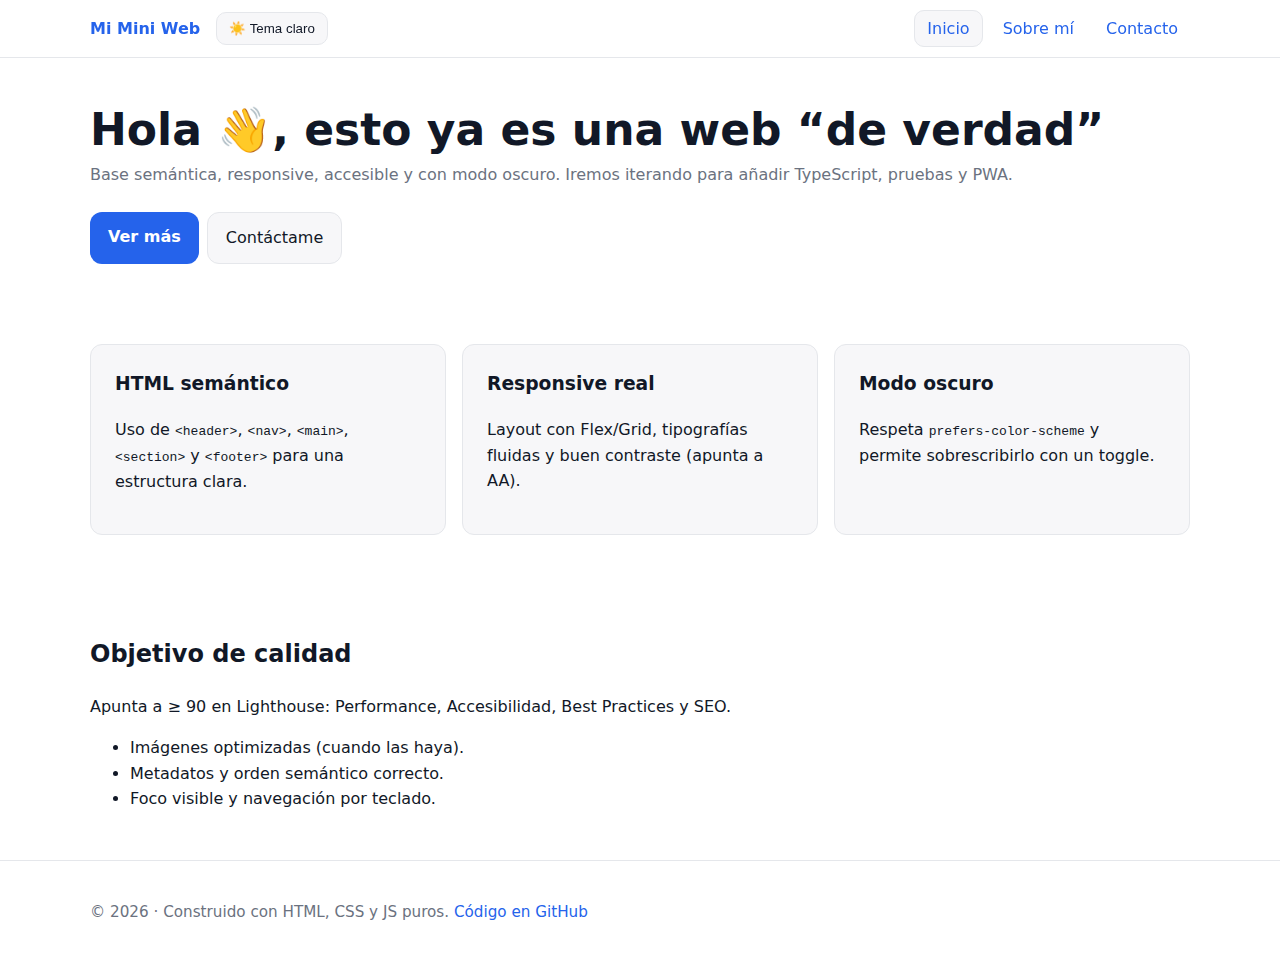
<file: index.html>
<!doctype html>
<html lang="es" data-theme="auto">
  <head>
    <meta charset="utf-8" />
    <meta name="viewport" content="width=device-width, initial-scale=1" />

    <title>Mi Mini Web · Inicio</title>
    <meta name="description" content="Mini sitio multipágina con HTML semántico, responsive y modo oscuro." />

    <!-- Favicons simples -->
    <link rel="icon" href="data:image/svg+xml,<svg xmlns=%22http://www.w3.org/2000/svg%22 viewBox=%220 0 100 100%22><text y=%22.9em%22 font-size=%2290%22>🌐</text></svg>">

    <!-- Tipografías del sistema: rendimiento y accesibilidad -->
    <meta name="color-scheme" content="light dark" />

    <!-- CSS principal -->
    <link rel="stylesheet" href="./styles.css" />
  </head>
  <body>
    <!-- Enlace de salto para accesibilidad -->
    <a class="skip-link" href="#contenido">Saltar al contenido</a>

    <header class="site-header" role="banner">
      <div class="container header-inner">
        <a class="brand" href="/" aria-label="Inicio">Mi Mini Web</a>

        <!-- Botón de tema: el JS leerá/escribirá en localStorage y alternará data-theme -->
        <button id="theme-toggle" class="button-ghost" type="button" aria-label="Cambiar tema">
          <span aria-hidden="true">🌓</span>
        </button>

        <nav class="site-nav" aria-label="Principal">
          <ul>
            <!-- Señalamos la página activa con aria-current="page" -->
            <li><a href="./index.html" aria-current="page">Inicio</a></li>
            <li><a href="./about.html">Sobre mí</a></li>
            <li><a href="./contact.html">Contacto</a></li>
          </ul>
        </nav>
      </div>
    </header>

    <main id="contenido" class="container flow" role="main">
      <section class="hero">
        <h1 class="h1">Hola 👋, esto ya es una web “de verdad”</h1>
        <p class="lead">
          Base semántica, responsive, accesible y con modo oscuro. Iremos
          iterando para añadir TypeScript, pruebas y PWA.
        </p>
        <div class="actions">
          <a class="button" href="./about.html">Ver más</a>
          <a class="button-ghost" href="./contact.html">Contáctame</a>
        </div>
      </section>

      <section aria-labelledby="features-title" class="grid-3">
        <h2 id="features-title" class="sr-only">Características</h2>

        <article class="card">
          <h3>HTML semántico</h3>
          <p>Uso de <code>&lt;header&gt;</code>, <code>&lt;nav&gt;</code>, <code>&lt;main&gt;</code>,
            <code>&lt;section&gt;</code> y <code>&lt;footer&gt;</code> para una estructura clara.</p>
        </article>

        <article class="card">
          <h3>Responsive real</h3>
          <p>Layout con Flex/Grid, tipografías fluidas y buen contraste
            (apunta a AA).</p>
        </article>

        <article class="card">
          <h3>Modo oscuro</h3>
          <p>Respeta <code>prefers-color-scheme</code> y permite sobrescribirlo con un toggle.</p>
        </article>
      </section>

      <section aria-labelledby="lighthouse-title" class="flow">
        <h2 id="lighthouse-title">Objetivo de calidad</h2>
        <p>Apunta a ≥ 90 en Lighthouse: Performance, Accesibilidad, Best Practices y SEO.</p>
        <ul>
          <li>Imágenes optimizadas (cuando las haya).</li>
          <li>Metadatos y orden semántico correcto.</li>
          <li>Foco visible y navegación por teclado.</li>
        </ul>
      </section>
    </main>

    <footer class="site-footer">
      <div class="container">
        <p>
          © <span id="year"></span> · Construido con HTML, CSS y JS puros.
          <a href="https://github.com/" rel="noopener noreferrer">Código en GitHub</a>
        </p>
      </div>
    </footer>

    <!-- JS principal (colocado al final para rendimiento) -->
    <script src="./main.js" defer></script>
    <script>
      // Relleno del año si aún no lo haces en main.js
      document.addEventListener('DOMContentLoaded', () => {
        const y = document.getElementById('year');
        if (y) y.textContent = new Date().getFullYear();
      });
    </script>
  </body>
</html>
</file>
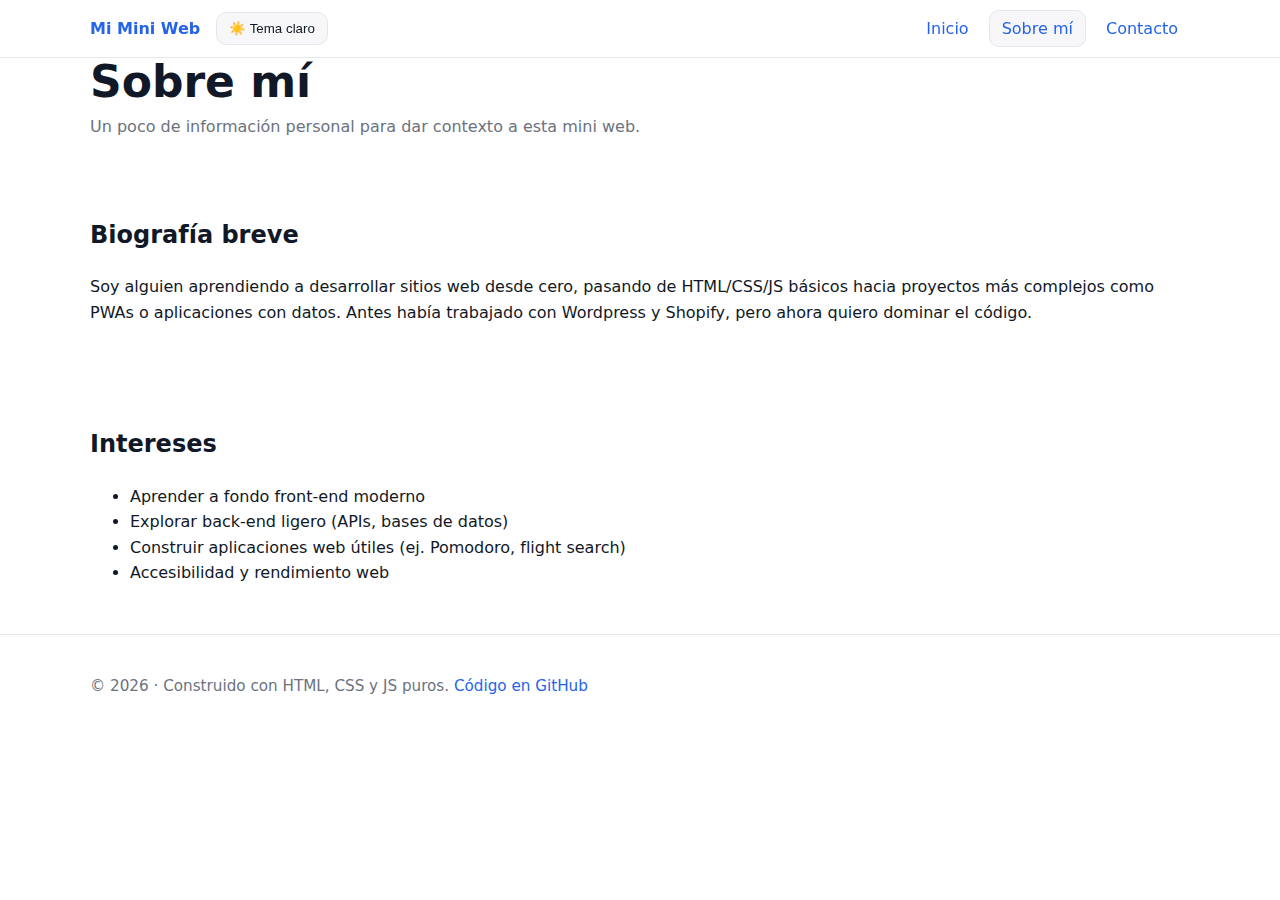
<file: about.html>
<!doctype html>
<html lang="es" data-theme="auto">
  <head>
    <meta charset="utf-8" />
    <meta name="viewport" content="width=device-width, initial-scale=1" />

    <title>Mi Mini Web · Sobre mí</title>
    <meta
      name="description"
      content="Página sobre mí, parte de la mini web multipágina con HTML, CSS y JS."
    />

    <link
      rel="icon"
      href="data:image/svg+xml,<svg xmlns=%22http://www.w3.org/2000/svg%22 viewBox=%220 0 100 100%22><text y=%22.9em%22 font-size=%2290%22>👤</text></svg>"
    />
    <meta name="color-scheme" content="light dark" />

    <link rel="stylesheet" href="./styles.css" />
  </head>
  <body>
    <a class="skip-link" href="#contenido">Saltar al contenido</a>

    <header class="site-header" role="banner">
      <div class="container header-inner">
        <a class="brand" href="./index.html" aria-label="Inicio">Mi Mini Web</a>

        <button
          id="theme-toggle"
          class="button-ghost"
          type="button"
          aria-label="Cambiar tema"
        >
          <span aria-hidden="true">🌓</span>
        </button>

        <nav class="site-nav" aria-label="Principal">
          <ul>
            <li><a href="./index.html">Inicio</a></li>
            <li><a href="./about.html" aria-current="page">Sobre mí</a></li>
            <li><a href="./contact.html">Contacto</a></li>
          </ul>
        </nav>
      </div>
    </header>

    <main id="contenido" class="container flow" role="main">
      <article>
        <header class="flow">
          <h1 class="h1">Sobre mí</h1>
          <p class="lead">
            Un poco de información personal para dar contexto a esta mini web.
          </p>
        </header>

        <section aria-labelledby="bio-title" class="flow">
          <h2 id="bio-title">Biografía breve</h2>
          <p>
            Soy alguien aprendiendo a desarrollar sitios web desde cero, pasando
            de HTML/CSS/JS básicos hacia proyectos más complejos como PWAs o
            aplicaciones con datos. Antes había trabajado con Wordpress y
            Shopify, pero ahora quiero dominar el código.
          </p>
        </section>

        <section aria-labelledby="intereses-title" class="flow">
          <h2 id="intereses-title">Intereses</h2>
          <ul>
            <li>Aprender a fondo front-end moderno</li>
            <li>Explorar back-end ligero (APIs, bases de datos)</li>
            <li>Construir aplicaciones web útiles (ej. Pomodoro, flight search)</li>
            <li>Accesibilidad y rendimiento web</li>
          </ul>
        </section>
      </article>
    </main>

    <footer class="site-footer">
      <div class="container">
        <p>
          © <span id="year"></span> · Construido con HTML, CSS y JS puros.
          <a href="https://github.com/" rel="noopener noreferrer">Código en GitHub</a>
        </p>
      </div>
    </footer>

    <script src="./main.js" defer></script>
    <script>
      document.addEventListener("DOMContentLoaded", () => {
        const y = document.getElementById("year");
        if (y) y.textContent = new Date().getFullYear();
      });
    </script>
  </body>
</html>
</file>
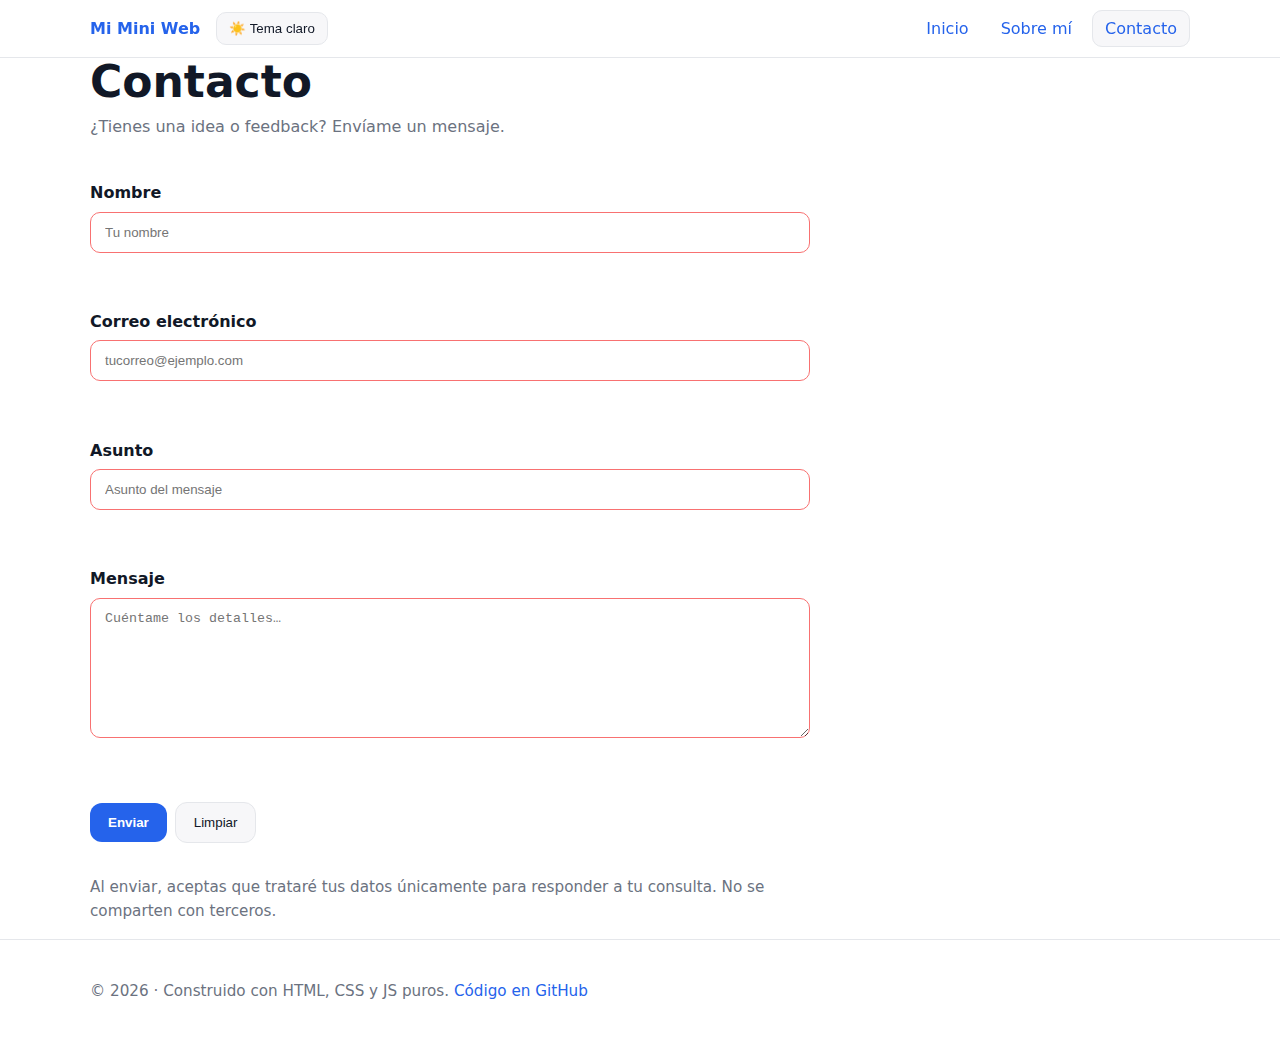
<file: contact.html>
<!doctype html>
<html lang="es" data-theme="auto">
  <head>
    <meta charset="utf-8" />
    <meta name="viewport" content="width=device-width, initial-scale=1" />

    <title>Mi Mini Web · Contacto</title>
    <meta
      name="description"
      content="Formulario de contacto con validación accesible."
    />

    <link
      rel="icon"
      href="data:image/svg+xml,<svg xmlns=%22http://www.w3.org/2000/svg%22 viewBox=%220 0 100 100%22><text y=%22.9em%22 font-size=%2290%22>✉️</text></svg>"
    />
    <meta name="color-scheme" content="light dark" />

    <link rel="stylesheet" href="./styles.css" />
  </head>
  <body>
    <a class="skip-link" href="#contenido">Saltar al contenido</a>

    <header class="site-header" role="banner">
      <div class="container header-inner">
        <a class="brand" href="./index.html" aria-label="Inicio">Mi Mini Web</a>

        <button
          id="theme-toggle"
          class="button-ghost"
          type="button"
          aria-label="Cambiar tema"
        >
          <span aria-hidden="true">🌓</span>
        </button>

        <nav class="site-nav" aria-label="Principal">
          <ul>
            <li><a href="./index.html">Inicio</a></li>
            <li><a href="./about.html">Sobre mí</a></li>
            <li><a href="./contact.html" aria-current="page">Contacto</a></li>
          </ul>
        </nav>
      </div>
    </header>

    <main id="contenido" class="container flow" role="main">
      <header class="flow">
        <h1 class="h1">Contacto</h1>
        <p class="lead">¿Tienes una idea o feedback? Envíame un mensaje.</p>
      </header>

      <!-- Mensajes globales (éxito / error general) -->
      <div id="form-status" class="visually-hidden" role="status" aria-live="polite"></div>

      <form id="contact-form" class="flow" method="post" action="https://formspree.io/f/movlzqvo" novalidate>
        <!-- Honeypot anti-spam (deja esto tal cual) -->
        <div style="position:absolute; left:-10000px; top:auto; width:1px; height:1px; overflow:hidden;">
          <label for="company">Tu empresa (déjalo vacío)</label>
          <input id="company" name="company" type="text" tabindex="-1" autocomplete="off" />
        </div>

        <div class="form-field">
          <label for="name">Nombre</label>
          <input
            id="name"
            name="name"
            type="text"
            required
            autocomplete="name"
            placeholder="Tu nombre"
            aria-describedby="name-error"
            aria-invalid="false"
          />
          <span id="name-error" class="field-error" role="status" aria-live="polite"></span>
        </div>

        <div class="form-field">
          <label for="email">Correo electrónico</label>
          <input
            id="email"
            name="email"
            type="email"
            required
            autocomplete="email"
            inputmode="email"
            placeholder="tucorreo@ejemplo.com"
            aria-describedby="email-error"
            aria-invalid="false"
          />
          <span id="email-error" class="field-error" role="status" aria-live="polite"></span>
        </div>

        <div class="form-field">
          <label for="subject">Asunto</label>
          <input
            id="subject"
            name="subject"
            type="text"
            required
            minlength="3"
            placeholder="Asunto del mensaje"
            aria-describedby="subject-error"
            aria-invalid="false"
          />
          <span id="subject-error" class="field-error" role="status" aria-live="polite"></span>
        </div>

        <div class="form-field">
          <label for="message">Mensaje</label>
          <textarea
            id="message"
            name="message"
            required
            minlength="10"
            rows="6"
            placeholder="Cuéntame los detalles…"
            aria-describedby="message-error"
            aria-invalid="false"
          ></textarea>
          <span id="message-error" class="field-error" role="status" aria-live="polite"></span>
        </div>

        <div class="form-actions">
          <button type="submit" class="button">Enviar</button>
          <button type="reset" class="button-ghost">Limpiar</button>
        </div>
        <div data-success hidden aria-live="polite"></div>

        <p class="form-note">
          Al enviar, aceptas que trataré tus datos únicamente para responder a tu
          consulta. No se comparten con terceros.
        </p>
      </form>
    </main>

    <footer class="site-footer">
      <div class="container">
        <p>
          © <span id="year"></span> · Construido con HTML, CSS y JS puros.
          <a href="https://github.com/" rel="noopener noreferrer">Código en GitHub</a>
        </p>
      </div>
    </footer>

    <noscript>
      <div class="container" role="alert">
        La validación mejorada del formulario requiere JavaScript. Tu navegador lo tiene desactivado.
      </div>
    </noscript>

    <script src="./main.js" defer></script>
    <script>
      // Año en el footer (por si aún no lo hace main.js)
      document.addEventListener("DOMContentLoaded", () => {
        const y = document.getElementById("year");
        if (y) y.textContent = new Date().getFullYear();
      });
    </script>
  </body>
</html>
</file>
<file: styles.css>
/*
  styles.css – base moderna, accesible y con tema claro/oscuro.
  - Variables CSS para colores/espaciados/tipografía.
  - Soporte "system" (prefers-color-scheme) y overrides con [data-theme].
  - Nav sticky con blur, foco visible, layout responsive con Grid/Flex.
*/

/* Reset razonable + tipografía */
:root {
  --font-sans: ui-sans-serif, system-ui, -apple-system, Segoe UI, Roboto, Ubuntu, Cantarell,
    Noto Sans, Helvetica Neue, Arial, "Apple Color Emoji", "Segoe UI Emoji";
  --radius: 12px;
  --space-1: 4px;  --space-2: 8px;  --space-3: 12px;  --space-4: 16px;  --space-6: 24px;  --space-8: 32px;  --space-10: 40px;  --space-12: 48px;

  /* Paleta clara por defecto */
  --bg: #ffffff;
  --bg-elev: #f7f7f9;
  --text: #111827;
  --muted: #6b7280;
  --border: #e5e7eb;
  --primary: #2563eb; /* azul */
  --primary-contrast: #ffffff;
  --focus: #22c55e; /* verde para focus alto contraste */

  color-scheme: light;
}

/* Si el usuario prefiere oscuro y NO hay override manual */
@media (prefers-color-scheme: dark) {
  :root {
    --bg: #0b0b10;
    --bg-elev: #11121a;
    --text: #e5e7eb;
    --muted: #9ca3af;
    --border: #222433;
    --primary: #60a5fa; /* azul claro */
    --primary-contrast: #0b0b10;
    color-scheme: dark;
  }
}

/* Overrides manuales con [data-theme] */
html[data-theme="light"] {
  --bg: #ffffff; --bg-elev: #f7f7f9; --text: #111827; --muted: #6b7280; --border: #e5e7eb; --primary: #2563eb; --primary-contrast: #ffffff;
  color-scheme: light;
}
html[data-theme="dark"] {
  --bg: #0b0b10; --bg-elev: #11121a; --text: #e5e7eb; --muted: #9ca3af; --border: #222433; --primary: #60a5fa; --primary-contrast: #0b0b10;
  color-scheme: dark;
}

/* Reset base */
* { box-sizing: border-box; }
html, body { height: 100%; }
body {
  margin: 0; font-family: var(--font-sans); background: var(--bg); color: var(--text);
  line-height: 1.6; -webkit-font-smoothing: antialiased; text-rendering: optimizeLegibility;
}
img, svg { display: block; max-width: 100%; height: auto; }

/* Accesibilidad: foco visible consistente */
:focus-visible { outline: 3px solid var(--focus); outline-offset: 2px; border-radius: 6px; }

/* Enlaces */
a { color: var(--primary); text-decoration: none; }
a:hover { text-decoration: underline; }

/* Layout */
.container { width: min(1100px, 92%); margin-inline: auto; }

/* Flow utility: vertical rhythm */
.flow > * + * { margin-top: var(--space-4); }
.h1 { font-size: clamp(28px, 5vw, 44px); line-height: 1.1; margin: 0 0 var(--space-2); }
/* Visually hidden utilities */
.sr-only,
.visually-hidden {
  position: absolute !important;
  width: 1px; height: 1px; padding: 0; margin: -1px;
  overflow: hidden; clip: rect(0, 0, 0, 0); white-space: nowrap; border: 0;
}

/* Skip link */
.skip-link { position: absolute; left: -9999px; top: auto; width: 1px; height: 1px; overflow: hidden; }
.skip-link:focus { left: 16px; top: 16px; width: auto; height: auto; background: var(--primary); color: var(--primary-contrast); padding: var(--space-2) var(--space-3); border-radius: var(--radius); }

/* Header sticky */
.site-header {
  position: sticky; top: 0; z-index: 50; border-bottom: 1px solid var(--border);
  background: color-mix(in oklab, var(--bg) 85%, transparent);
  backdrop-filter: blur(8px);
}
.header-inner { display: flex; align-items: center; gap: var(--space-4); padding: var(--space-3) 0; }
.brand { display: flex; align-items: center; gap: var(--space-2); font-weight: 700; }
.site-nav { margin-left: auto; }
.site-nav ul { list-style: none; display: flex; gap: var(--space-2); align-items: center; padding: 0; margin: 0; }
.site-nav a { padding: 8px 12px; border-radius: 10px; }
.site-nav a[aria-current="page"], .site-nav a.active { background: var(--bg-elev); border: 1px solid var(--border); text-decoration: none; }
#theme-toggle { border: 1px solid var(--border); background: var(--bg-elev); color: inherit; border-radius: 10px; padding: 8px 12px; cursor: pointer; }
#theme-toggle:hover { filter: brightness(1.05); }

/* Button styles */
.button { display: inline-block; background: var(--primary); color: var(--primary-contrast); padding: 12px 18px; border-radius: 12px; font-weight: 600; border: 0; cursor: pointer; }
.button:hover { filter: brightness(1.05); text-decoration: none; }
.button-ghost { display: inline-block; background: var(--bg-elev); color: inherit; padding: 12px 18px; border-radius: 12px; border: 1px solid var(--border); cursor: pointer; }
.button-ghost:hover { filter: brightness(1.05); text-decoration: none; }

/* Hero */
.hero { padding: var(--space-12) 0 var(--space-8); }
.hero h1 { font-size: clamp(28px, 5vw, 44px); line-height: 1.1; margin: 0 0 var(--space-2); }
.hero p { color: var(--muted); margin: 0 0 var(--space-6); }
.actions { display: flex; gap: var(--space-2); flex-wrap: wrap; }

/* Grid de features */
.grid-3 { display: grid; grid-template-columns: repeat(12, 1fr); gap: var(--space-4); }
.card { grid-column: span 12; padding: var(--space-6); background: var(--bg-elev); border: 1px solid var(--border); border-radius: var(--radius); }
.card h3 { margin-top: 0; }
@media (min-width: 720px) { .card { grid-column: span 6; } }
@media (min-width: 1024px) { .card { grid-column: span 4; } }

/* Secciones generales */
section { padding: var(--space-8) 0; }

/* Footer */
.site-footer { border-top: 1px solid var(--border); padding: var(--space-6) 0; color: var(--muted); font-size: 0.95rem; }

/* Páginas internas */
.page-title, .h1 { margin: 0 0 var(--space-2); }
.lead { color: var(--muted); margin: 0 0 var(--space-6); }

/* Contacto: formulario accesible */
form { display: grid; gap: var(--space-4); max-width: 720px; }
.form-field label { font-weight: 600; display: inline-block; margin-bottom: 6px; }
.form-field input,
.form-field textarea,
.form-field select {
  width: 100%; padding: 12px 14px; border-radius: 10px; border: 1px solid var(--border); background: var(--bg); color: var(--text);
}
.form-field textarea { min-height: 140px; resize: vertical; }
.form-actions { display: flex; gap: var(--space-2); flex-wrap: wrap; align-items: center; }
.form-note { color: var(--muted); font-size: 0.95rem; }

/* Mensajes de error accesibles */
.field-error { color: #dc2626; min-height: 1.2em; font-size: 0.95rem; display: block; margin-top: 6px; }
[data-success] { color: #16a34a; background: color-mix(in oklab, #16a34a 12%, transparent); border: 1px solid color-mix(in oklab, #16a34a 35%, transparent); padding: 12px 14px; border-radius: 10px; }

/* Estados invalid */
input:invalid, textarea:invalid { border-color: #f87171; }
input:valid, textarea:valid { border-color: #34d399; }
</file>
